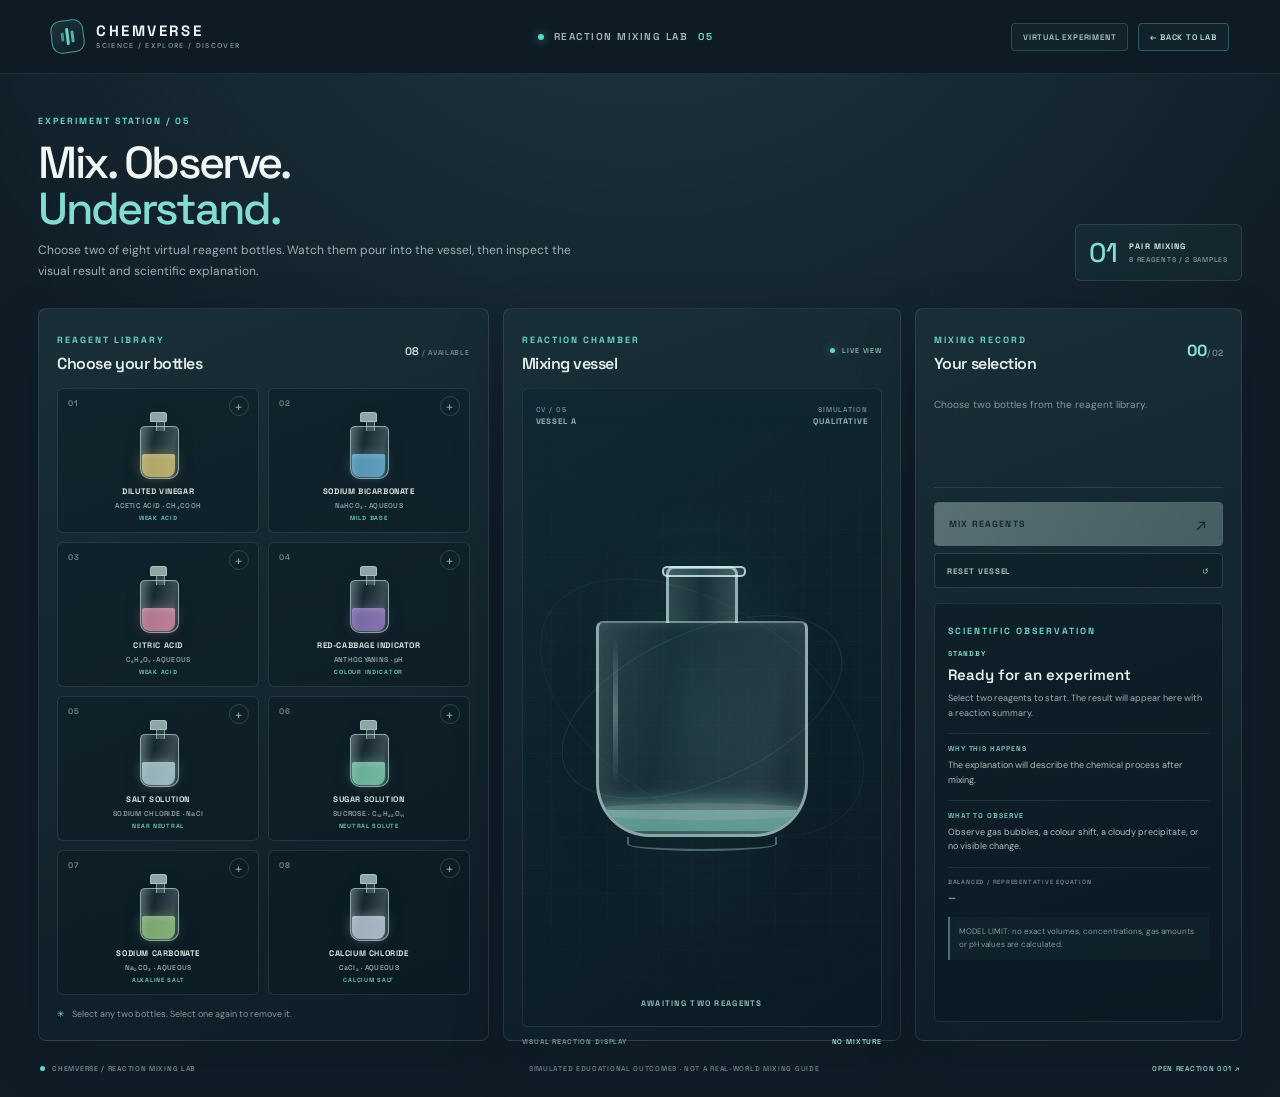
<file: mixing.html>
<!doctype html>
<html lang="en">
<head>
  <meta charset="UTF-8">
  <meta name="viewport" content="width=device-width, initial-scale=1.0">
  <meta name="theme-color" content="#101d27">
  <meta name="description" content="CHEMVERSE Reaction Mixing Lab — an eight-reagent interactive chemistry teaching sandbox.">
  <title>CHEMVERSE | Reaction Mixing Lab</title>
  <link rel="preconnect" href="https://fonts.googleapis.com">
  <link rel="preconnect" href="https://fonts.gstatic.com" crossorigin>
  <link href="https://fonts.googleapis.com/css2?family=DM+Sans:wght@400;500;600;700&family=Space+Grotesk:wght@400;500;600;700&display=swap" rel="stylesheet">
  <link rel="stylesheet" href="./mixing.css">
</head>
<body>
  <div class="mix-app">
    <header class="mix-topbar">
      <a class="brand" href="./" aria-label="Back to CHEMVERSE laboratory">
        <span class="brand-mark"><span></span><span></span><span></span></span>
        <span class="brand-copy"><strong>CHEMVERSE</strong><small>SCIENCE / EXPLORE / DISCOVER</small></span>
      </a>
      <div class="topbar-center"><span class="live-dot"></span> REACTION MIXING LAB <b>05</b></div>
      <div class="topbar-actions">
        <span class="environment-tag">VIRTUAL EXPERIMENT</span>
        <a class="back-link" href="./">← BACK TO LAB</a>
      </div>
    </header>

    <main class="mix-main">
      <section class="mix-intro">
        <div>
          <span class="eyebrow">EXPERIMENT STATION / 05</span>
          <h1>Mix. Observe.<br><em>Understand.</em></h1>
          <p>Choose two of eight virtual reagent bottles. Watch them pour into the vessel, then inspect the visual result and scientific explanation.</p>
        </div>
        <div class="experiment-chip"><span>01</span><div><b>PAIR MIXING</b><small>8 REAGENTS / 2 SAMPLES</small></div></div>
      </section>

      <section class="mix-layout" aria-label="Interactive reagent mixing experiment">
        <section class="reagent-panel">
          <div class="panel-heading">
            <div><span class="eyebrow">REAGENT LIBRARY</span><h2>Choose your bottles</h2></div>
            <span class="panel-count">08 <i>/ AVAILABLE</i></span>
          </div>
          <div class="reagent-grid" id="reagent-grid">
            <button class="reagent-card" type="button" data-reagent="vinegar" aria-pressed="false">
              <span class="reagent-number">01</span>
              <span class="bottle-art bottle-gold"><i class="bottle-cap"></i><i class="bottle-liquid"></i></span>
              <span class="reagent-copy"><b>DILUTED VINEGAR</b><small>ACETIC ACID · CH₃COOH</small><em>WEAK ACID</em></span>
              <span class="reagent-check">+</span>
            </button>
            <button class="reagent-card" type="button" data-reagent="bicarbonate" aria-pressed="false">
              <span class="reagent-number">02</span>
              <span class="bottle-art bottle-blue"><i class="bottle-cap"></i><i class="bottle-liquid"></i></span>
              <span class="reagent-copy"><b>SODIUM BICARBONATE</b><small>NaHCO₃ · AQUEOUS</small><em>MILD BASE</em></span>
              <span class="reagent-check">+</span>
            </button>
            <button class="reagent-card" type="button" data-reagent="citric-acid" aria-pressed="false">
              <span class="reagent-number">03</span>
              <span class="bottle-art bottle-rose"><i class="bottle-cap"></i><i class="bottle-liquid"></i></span>
              <span class="reagent-copy"><b>CITRIC ACID</b><small>C₆H₈O₇ · AQUEOUS</small><em>WEAK ACID</em></span>
              <span class="reagent-check">+</span>
            </button>
            <button class="reagent-card" type="button" data-reagent="indicator" aria-pressed="false">
              <span class="reagent-number">04</span>
              <span class="bottle-art bottle-purple"><i class="bottle-cap"></i><i class="bottle-liquid"></i></span>
              <span class="reagent-copy"><b>RED-CABBAGE INDICATOR</b><small>ANTHOCYANINS · pH</small><em>COLOUR INDICATOR</em></span>
              <span class="reagent-check">+</span>
            </button>
            <button class="reagent-card" type="button" data-reagent="salt" aria-pressed="false">
              <span class="reagent-number">05</span>
              <span class="bottle-art bottle-clear"><i class="bottle-cap"></i><i class="bottle-liquid"></i></span>
              <span class="reagent-copy"><b>SALT SOLUTION</b><small>SODIUM CHLORIDE · NaCl</small><em>NEAR NEUTRAL</em></span>
              <span class="reagent-check">+</span>
            </button>
            <button class="reagent-card" type="button" data-reagent="sugar" aria-pressed="false">
              <span class="reagent-number">06</span>
              <span class="bottle-art bottle-mint"><i class="bottle-cap"></i><i class="bottle-liquid"></i></span>
              <span class="reagent-copy"><b>SUGAR SOLUTION</b><small>SUCROSE · C₁₂H₂₂O₁₁</small><em>NEUTRAL SOLUTE</em></span>
              <span class="reagent-check">+</span>
            </button>
            <button class="reagent-card" type="button" data-reagent="carbonate" aria-pressed="false">
              <span class="reagent-number">07</span>
              <span class="bottle-art bottle-green"><i class="bottle-cap"></i><i class="bottle-liquid"></i></span>
              <span class="reagent-copy"><b>SODIUM CARBONATE</b><small>Na₂CO₃ · AQUEOUS</small><em>ALKALINE SALT</em></span>
              <span class="reagent-check">+</span>
            </button>
            <button class="reagent-card" type="button" data-reagent="calcium" aria-pressed="false">
              <span class="reagent-number">08</span>
              <span class="bottle-art bottle-silver"><i class="bottle-cap"></i><i class="bottle-liquid"></i></span>
              <span class="reagent-copy"><b>CALCIUM CHLORIDE</b><small>CaCl₂ · AQUEOUS</small><em>CALCIUM SALT</em></span>
              <span class="reagent-check">+</span>
            </button>
          </div>
          <p class="panel-footnote"><span>✳</span> Select any two bottles. Select one again to remove it.</p>
        </section>

        <section class="reactor-panel">
          <div class="panel-heading reactor-heading">
            <div><span class="eyebrow">REACTION CHAMBER</span><h2>Mixing vessel</h2></div>
            <span class="live-indicator"><i></i> LIVE VIEW</span>
          </div>
          <div class="reactor-stage" id="reactor-stage" data-effect="idle">
            <div class="stage-grid"></div>
            <div class="stage-orbit orbit-one"></div><div class="stage-orbit orbit-two"></div>
            <div class="reaction-particle-layer" id="reaction-particle-layer" aria-hidden="true"></div>
            <div class="foam-eruption" aria-hidden="true"></div>
            <div class="eruption-ring" aria-hidden="true"></div>
            <div class="pour-source pour-source-left" id="pour-source-left" aria-hidden="true">
              <div class="pour-bottle"><i class="pour-bottle-neck"></i><i class="pour-bottle-fluid" id="pour-fluid-left"></i></div>
              <span class="pour-stream"></span><small class="pour-source-label" id="pour-label-left"></small>
            </div>
            <div class="pour-source pour-source-right" id="pour-source-right" aria-hidden="true">
              <div class="pour-bottle"><i class="pour-bottle-neck"></i><i class="pour-bottle-fluid" id="pour-fluid-right"></i></div>
              <span class="pour-stream"></span><small class="pour-source-label" id="pour-label-right"></small>
            </div>
            <div class="stage-readout readout-left">CV / 05<br><b>VESSEL A</b></div>
            <div class="stage-readout readout-right">SIMULATION<br><b>QUALITATIVE</b></div>
            <div class="mix-vessel" aria-label="Virtual glass mixing vessel">
              <div class="vessel-neck"></div>
              <div class="vessel-body">
                <div class="vessel-liquid" id="vessel-liquid"></div>
                <div class="colour-swirl" id="colour-swirl"></div>
                <div class="fluid-vortex" id="fluid-vortex"></div>
                <div class="mixing-current-layer" id="mixing-current-layer"></div>
                <div class="bubble-layer" id="bubble-layer"></div>
                <div class="precipitate-layer" id="precipitate-layer"></div>
                <div class="foam-cap"></div>
                <div class="vessel-glint"></div>
              </div>
              <div class="vessel-base"></div>
            </div>
            <canvas class="reaction-fx-canvas" id="reaction-fx-canvas" aria-hidden="true"></canvas>
            <div class="stage-status" id="stage-status">AWAITING TWO REAGENTS</div>
            <div class="stage-flash"></div>
          </div>
          <div class="reactor-caption"><span>VISUAL REACTION DISPLAY</span><span id="visual-label">NO MIXTURE</span></div>
        </section>

        <aside class="analysis-panel">
          <div class="panel-heading">
            <div><span class="eyebrow">MIXING RECORD</span><h2>Your selection</h2></div>
            <span class="selection-count"><b id="selected-count">00</b><i>/ 02</i></span>
          </div>
          <div class="selection-list" id="selection-list">
            <p class="empty-selection">Choose two bottles from the reagent library.</p>
          </div>
          <button class="mix-button" id="mix-button" type="button" disabled><span id="mix-button-label">MIX REAGENTS</span><b>↗</b></button>
          <button class="reset-button" id="reset-button" type="button">RESET VESSEL <span>↺</span></button>
          <section class="outcome-card" id="outcome-card" aria-live="polite" aria-atomic="true">
            <span class="eyebrow">SCIENTIFIC OBSERVATION</span>
            <span class="outcome-type" id="outcome-type">STANDBY</span>
            <h3 id="outcome-title">Ready for an experiment</h3>
            <p id="outcome-description">Select two reagents to start. The result will appear here with a reaction summary.</p>
            <div class="science-detail"><span>WHY THIS HAPPENS</span><p id="outcome-explanation">The explanation will describe the chemical process after mixing.</p></div>
            <div class="science-detail"><span>WHAT TO OBSERVE</span><p id="outcome-observation">Observe gas bubbles, a colour shift, a cloudy precipitate, or no visible change.</p></div>
            <div class="equation-wrap"><span>BALANCED / REPRESENTATIVE EQUATION</span><code id="outcome-equation">—</code></div>
            <p class="model-note">MODEL LIMIT: no exact volumes, concentrations, gas amounts or pH values are calculated.</p>
          </section>
        </aside>
      </section>

      <footer class="mix-footer">
        <span><i></i> CHEMVERSE / REACTION MIXING LAB</span>
        <p>SIMULATED EDUCATIONAL OUTCOMES · NOT A REAL-WORLD MIXING GUIDE</p>
        <a href="./simulation.html">OPEN REACTION 001 ↗</a>
      </footer>
    </main>
  </div>
  <script type="module" src="./src/mixing-station.js"></script>
</body>
</html>
</file>
<file: mixing.css>
:root {
  color-scheme: dark;
  --ink: #eaf2f2;
  --muted: #91a5a9;
  --accent: #65d4c4;
  --panel: rgba(15, 30, 39, .88);
  font-family: "DM Sans", sans-serif;
  background: #101d27;
  font-synthesis: none;
  text-rendering: optimizeLegibility;
  -webkit-font-smoothing: antialiased;
}
* { box-sizing: border-box; }
html, body { margin: 0; min-height: 100%; }
body { min-width: 320px; color: var(--ink); background: radial-gradient(circle at 50% -20%, #203b43 0, #101d27 54%); }
button, a { font: inherit; }
.mix-app { min-height: 100vh; display: flex; flex-direction: column; }
.mix-topbar {
  min-height: 74px; display: flex; align-items: center; justify-content: space-between; gap: 20px;
  padding: 0 clamp(18px, 4vw, 60px); border-bottom: 1px solid rgba(213,237,235,.09); background: rgba(14,27,36,.96);
}
.brand { display: flex; align-items: center; gap: 12px; color: inherit; text-decoration: none; }
.brand-mark { width: 33px; height: 33px; border: 1px solid rgba(105,222,202,.65); border-radius: 10px; display: flex; align-items: center; justify-content: center; gap: 2px; transform: rotate(-7deg); background: linear-gradient(145deg,rgba(88,209,187,.15),rgba(88,209,187,.025)); }
.brand-mark span { width: 3px; border-radius: 3px; background: var(--accent); display: block; }
.brand-mark span:nth-child(1) { height: 9px; opacity: .6; }
.brand-mark span:nth-child(2) { height: 17px; }
.brand-mark span:nth-child(3) { height: 12px; opacity: .8; }
.brand-copy { display: flex; flex-direction: column; gap: 3px; }
.brand-copy strong { font: 700 15px/1 "Space Grotesk",sans-serif; letter-spacing: .17em; }
.brand-copy small { color: #789095; font-size: 7px; letter-spacing: .19em; font-weight: 600; }
.topbar-center { display: flex; align-items: center; gap: 10px; color: #a6b9bb; font: 600 10px "Space Grotesk",sans-serif; letter-spacing: .15em; }
.topbar-center b { color: var(--accent); }
.live-dot, .live-indicator i { width: 6px; height: 6px; border-radius: 50%; background: var(--accent); box-shadow: 0 0 10px rgba(101,212,196,.7); }
.topbar-actions { display: flex; align-items: center; gap: 10px; }
.environment-tag, .back-link { border: 1px solid rgba(113,215,199,.22); border-radius: 4px; padding: 8px 11px; color: #a9c7c4; background: rgba(77,175,160,.06); text-decoration: none; font: 600 8px "Space Grotesk",sans-serif; letter-spacing: .1em; white-space: nowrap; }
.back-link { color: #b8e8dc; border-color: rgba(101,212,196,.32); }
.back-link:hover { background: #82dfce; color: #102a2d; }
.mix-main { width: min(1500px, 100%); margin: 0 auto; padding: 34px clamp(18px, 3vw, 44px) 20px; flex: 1; }
.mix-intro { display: flex; justify-content: space-between; align-items: end; gap: 24px; margin-bottom: 27px; }
.eyebrow { color: var(--accent); font: 700 9px "Space Grotesk",sans-serif; letter-spacing: .22em; }
.mix-intro h1 { color: #f0f6f3; margin: 11px 0 9px; font: 500 clamp(30px,3.5vw,46px)/1.02 "Space Grotesk",sans-serif; letter-spacing: -.06em; }
.mix-intro h1 em { color: #83ddcf; font-style: normal; }
.mix-intro p { margin: 0; max-width: 560px; color: #9db1b1; font-size: 12px; line-height: 1.7; }
.experiment-chip { display: flex; align-items: center; gap: 11px; padding: 10px 13px; border: 1px solid rgba(125,213,197,.17); border-radius: 6px; background: rgba(72,174,157,.06); }
.experiment-chip > span { color: #83ddcf; font: 500 27px "Space Grotesk",sans-serif; }
.experiment-chip div { display: grid; gap: 4px; }
.experiment-chip b { color: #d6e8e2; font: 700 8px "Space Grotesk",sans-serif; letter-spacing: .14em; }
.experiment-chip small { color: #789095; font: 600 7px "Space Grotesk",sans-serif; letter-spacing: .1em; }
.mix-layout { display: grid; grid-template-columns: minmax(320px,1.13fr) minmax(310px,1fr) minmax(260px,.82fr); gap: 14px; align-items: stretch; }
.reagent-panel, .reactor-panel, .analysis-panel { min-width: 0; border: 1px solid rgba(172,215,207,.13); border-radius: 8px; background: linear-gradient(160deg,rgba(26,48,57,.92),rgba(14,29,39,.94)); box-shadow: 0 18px 55px rgba(3,13,20,.18); }
.reagent-panel { padding: 18px; }
.reactor-panel { padding: 18px; }
.analysis-panel { padding: 18px; display: flex; flex-direction: column; }
.panel-heading { display: flex; justify-content: space-between; align-items: center; gap: 10px; min-height: 42px; margin-bottom: 14px; }
.panel-heading h2 { margin: 5px 0 0; color: #e4efeb; font: 600 16px "Space Grotesk",sans-serif; letter-spacing: -.03em; }
.panel-count { color: #d6e8e2; font: 600 11px "Space Grotesk",sans-serif; }
.panel-count i { color: #71888d; font-size: 7px; font-style: normal; letter-spacing: .1em; }
.reagent-grid { display: grid; grid-template-columns: repeat(2,minmax(0,1fr)); gap: 9px; }
.reagent-card { position: relative; min-width: 0; min-height: 145px; padding: 12px 9px 10px; display: flex; flex-direction: column; align-items: center; justify-content: end; gap: 7px; border: 1px solid rgba(175,218,210,.13); border-radius: 6px; color: inherit; background: rgba(8,24,32,.42); cursor: pointer; transition: border-color .18s ease,background .18s ease,transform .18s ease,box-shadow .18s ease; }
.reagent-card:hover { transform: translateY(-2px); border-color: rgba(119,220,201,.48); background: rgba(63,135,126,.1); }
.reagent-card.is-selected { border-color: rgba(125,232,211,.82); background: linear-gradient(155deg,rgba(64,153,139,.19),rgba(11,38,43,.64)); box-shadow: inset 0 0 0 1px rgba(103,218,194,.12),0 0 20px rgba(76,204,179,.08); }
.reagent-card:focus-visible, .mix-button:focus-visible, .reset-button:focus-visible, .back-link:focus-visible { outline: 2px solid #94ead9; outline-offset: 3px; }
.reagent-number { position: absolute; left: 10px; top: 9px; color: #71898d; font: 600 8px "Space Grotesk",sans-serif; letter-spacing: .08em; }
.reagent-check { position: absolute; right: 9px; top: 7px; width: 20px; height: 20px; display: grid; place-items: center; border: 1px solid rgba(145,197,188,.22); border-radius: 50%; color: #90a9a7; font-size: 13px; }
.reagent-card.is-selected .reagent-check { color: #0e292c; border-color: #8ce4d3; background: #8ce4d3; }
.bottle-art { position: relative; display: block; width: 43px; height: 72px; filter: drop-shadow(0 8px 8px rgba(0,0,0,.22)); }
.bottle-art::before { content: ""; position: absolute; top: 19px; left: 3px; width: 37px; height: 51px; border: 1px solid rgba(206,241,235,.6); border-radius: 5px 5px 10px 10px; background: linear-gradient(100deg,rgba(233,255,249,.25),rgba(184,231,225,.06) 34%,rgba(231,255,250,.2) 78%,rgba(167,220,214,.08)); box-shadow: inset 5px 0 7px rgba(233,255,250,.12); }
.bottle-cap { position: absolute; z-index: 2; top: 5px; left: 13px; width: 17px; height: 10px; border-radius: 3px 3px 1px 1px; background: #8aa6a5; border: 1px solid rgba(226,246,241,.35); }
.bottle-cap::after { content: ""; position: absolute; top: 9px; left: 5px; width: 7px; height: 9px; background: rgba(218,244,238,.18); border-left: 1px solid rgba(206,241,235,.5); border-right: 1px solid rgba(206,241,235,.5); }
.bottle-liquid { position: absolute; z-index: 1; left: 5px; bottom: 2px; width: 33px; height: 23px; border-radius: 2px 2px 8px 8px; background: var(--bottle-color); opacity: .78; box-shadow: inset 0 3px 5px rgba(255,255,255,.22),0 0 12px color-mix(in srgb,var(--bottle-color),transparent 45%); }
.bottle-gold { --bottle-color: #ddc878; }
.bottle-blue { --bottle-color: #69b4db; }
.bottle-rose { --bottle-color: #dd8eaa; }
.bottle-purple { --bottle-color: #987dc8; }
.bottle-clear { --bottle-color: #b8d9df; }
.bottle-mint { --bottle-color: #82d6b6; }
.reagent-copy { display: grid; justify-items: center; gap: 4px; text-align: center; }
.reagent-copy b { color: #deebe6; font: 700 8px "Space Grotesk",sans-serif; letter-spacing: .075em; line-height: 1.35; }
.reagent-copy small { color: #8aa3a4; font: 600 7px "Space Grotesk",sans-serif; letter-spacing: .04em; }
.reagent-copy em { color: #6bbdad; font: 700 6px "Space Grotesk",sans-serif; letter-spacing: .12em; font-style: normal; }
.panel-footnote { margin: 13px 0 0; color: #82999a; font-size: 9px; line-height: 1.5; }
.panel-footnote span { color: #79d6c4; margin-right: 5px; }
.live-indicator { display: inline-flex; align-items: center; gap: 7px; color: #8fb9b1; font: 600 7px "Space Grotesk",sans-serif; letter-spacing: .12em; }
.live-indicator i { display: inline-block; width: 5px; height: 5px; }
.reactor-stage { --liquid-color: #82cfc0; position: relative; isolation: isolate; min-height: 420px; height: calc(100% - 56px); overflow: hidden; display: flex; flex-direction: column; justify-content: center; align-items: center; border: 1px solid rgba(139,203,193,.12); border-radius: 6px; background: radial-gradient(ellipse at 50% 52%,rgba(46,104,102,.25),transparent 48%),linear-gradient(145deg,#102833,#0b1a24); }
.stage-grid { position: absolute; inset: 0; opacity: .17; background-image: linear-gradient(rgba(147,211,201,.13) 1px,transparent 1px),linear-gradient(90deg,rgba(147,211,201,.13) 1px,transparent 1px); background-size: 28px 28px; mask-image: linear-gradient(to bottom,transparent,#000 25%,#000 80%,transparent); }
.stage-orbit { position: absolute; width: 300px; height: 150px; border: 1px solid rgba(105,202,188,.12); border-radius: 50%; transform: rotate(-24deg); }
.orbit-two { width: 360px; height: 205px; transform: rotate(32deg); border-color: rgba(105,202,188,.07); }
.stage-readout { position: absolute; top: 15px; color: #6f8b8d; font: 600 7px/1.6 "Space Grotesk",sans-serif; letter-spacing: .13em; }
.stage-readout b { color: #91b9b0; font-size: 8px; }
.readout-left { left: 13px; }.readout-right { right: 13px; text-align: right; }
.mix-vessel { position: relative; z-index: 2; width: 220px; height: 300px; margin-top: 18px; display: flex; flex-direction: column; align-items: center; filter: drop-shadow(0 17px 23px rgba(0,0,0,.28)); }
.vessel-neck { position: relative; z-index: 2; width: 72px; height: 57px; margin-bottom: -2px; border: 3px solid rgba(209,244,238,.62); border-bottom: 0; border-radius: 8px 8px 0 0; background: linear-gradient(90deg,rgba(200,242,234,.16),rgba(194,235,229,.04),rgba(229,255,248,.16)); }
.vessel-neck::before { content: ""; position: absolute; top: -3px; left: -7px; width: 80px; height: 7px; border: 2px solid rgba(221,249,243,.76); border-radius: 5px; background: rgba(169,224,216,.15); }
.vessel-body { position: relative; width: 212px; height: 216px; overflow: hidden; border: 3px solid rgba(209,244,238,.62); border-top: 2px solid rgba(209,244,238,.42); border-radius: 7px 7px 54px 54px; background: linear-gradient(100deg,rgba(220,252,246,.13),rgba(196,242,234,.035) 32%,rgba(220,252,246,.1) 78%,rgba(178,231,224,.04)); box-shadow: inset 12px 0 20px rgba(220,252,246,.06),inset -9px 0 15px rgba(220,252,246,.06); }
.vessel-liquid { position: absolute; z-index: 1; left: 3px; right: 3px; bottom: 3px; height: 10%; border-radius: 0 0 48px 48px; background: var(--liquid-color); opacity: .64; box-shadow: 0 0 29px var(--liquid-color); transition: height .75s ease,background .65s ease; }
.bubble-layer { position: absolute; z-index: 3; inset: 0; pointer-events: none; }
.bubble { position: absolute; bottom: 14px; width: var(--bubble-size,8px); height: var(--bubble-size,8px); border: 1px solid rgba(226,255,247,.78); border-radius: 50%; background: rgba(179,245,231,.22); animation: bubble-rise var(--bubble-duration,2.1s) ease-in infinite; animation-delay: var(--bubble-delay,0s); }
.foam-cap { position: absolute; z-index: 4; left: 12px; right: 12px; bottom: 82%; height: 0; opacity: 0; border-radius: 50%; background: radial-gradient(ellipse at 50% 45%,rgba(238,255,248,.94),rgba(177,239,223,.72) 45%,rgba(99,201,174,.2) 76%,transparent 78%); transition: height .3s ease,opacity .3s ease; }
.vessel-glint { position: absolute; z-index: 5; top: 14px; left: 14px; width: 5px; height: 70%; border-radius: 6px; background: linear-gradient(transparent,rgba(238,255,249,.28),transparent); }
.vessel-base { width: 150px; height: 14px; border: 2px solid rgba(206,244,236,.32); border-top: 0; border-radius: 0 0 50% 50%; }
.stage-status { position: absolute; bottom: 18px; color: #8dbab1; font: 700 8px "Space Grotesk",sans-serif; letter-spacing: .16em; text-align: center; }
.stage-flash { position: absolute; z-index: 6; inset: 0; opacity: 0; pointer-events: none; background: radial-gradient(circle at 50% 50%,rgba(195,255,239,.35),transparent 56%); }
.reactor-stage[data-effect="foam-burst"] .vessel-liquid { height: 46%; }
.reactor-stage[data-effect="foam-burst"] .foam-cap { height: 44px; opacity: 1; animation: foam-pulse .8s ease-in-out 3; }
.reactor-stage[data-effect="foam-burst"] .stage-flash { animation: stage-flash .5s ease-out 1; }
.reactor-stage[data-effect="colour-shift"] .vessel-liquid { height: 36%; }
.reactor-stage[data-effect="quiet"] .vessel-liquid { height: 28%; opacity: .38; }
.reactor-stage[data-effect="foam-burst"] .bubble { animation-duration: 1.05s; }
.reactor-caption { display: flex; justify-content: space-between; gap: 12px; margin-top: 10px; color: #789494; font: 600 7px "Space Grotesk",sans-serif; letter-spacing: .12em; }
.reactor-caption span:last-child { color: #a2d9ca; }
.selection-count { color: #8da9a6; font: 600 9px "Space Grotesk",sans-serif; }
.selection-count b { color: #8be4d2; font-size: 16px; }
.selection-count i { font-style: normal; color: #6d8688; }
.selection-list { min-height: 100px; display: flex; flex-direction: column; gap: 7px; padding: 9px 0 12px; border-bottom: 1px solid rgba(194,224,217,.11); }
.empty-selection { margin: 0; color: #82999a; font-size: 10px; line-height: 1.6; }
.selected-reagent { display: flex; justify-content: space-between; align-items: center; gap: 10px; padding: 9px 10px; border: 1px solid rgba(122,205,190,.16); border-radius: 4px; background: rgba(63,143,128,.08); color: #d5e7e2; font-size: 9px; }
.selected-reagent small { color: #84a4a2; font: 600 7px "Space Grotesk",sans-serif; }
.mix-button { margin-top: 14px; min-height: 44px; display: flex; align-items: center; justify-content: space-between; padding: 0 14px; border: 1px solid #7bdac7; border-radius: 4px; color: #102a2d; background: linear-gradient(110deg,#a0eddd,#5bc8b6); cursor: pointer; font: 700 9px "Space Grotesk",sans-serif; letter-spacing: .13em; transition: .2s ease; }
.mix-button:hover:not(:disabled) { transform: translateY(-1px); filter: brightness(1.08); box-shadow: 0 8px 25px rgba(77,199,177,.16); }
.mix-button:disabled { cursor: not-allowed; filter: grayscale(.65); opacity: .38; }
.mix-button b { font-size: 17px; font-weight: 400; }
.reset-button { margin-top: 7px; min-height: 35px; padding: 0 12px; display: flex; align-items: center; justify-content: space-between; border: 1px solid rgba(182,215,208,.16); border-radius: 4px; color: #aac0bb; background: rgba(6,20,29,.32); cursor: pointer; font: 700 8px "Space Grotesk",sans-serif; letter-spacing: .12em; }
.reset-button:hover { border-color: rgba(127,222,205,.45); color: #dcf1e9; }
.outcome-card { flex: 1; min-height: 190px; margin-top: 15px; padding: 14px 13px; border: 1px solid rgba(154,218,207,.12); border-radius: 5px; background: rgba(6,20,29,.38); }
.outcome-type { display: block; margin-top: 10px; color: #80d9c7; font: 700 7px "Space Grotesk",sans-serif; letter-spacing: .15em; }
.outcome-card h3 { margin: 7px 0 7px; color: #e6f2ed; font: 600 15px "Space Grotesk",sans-serif; }
.outcome-card p { margin: 0; color: #99b0ad; font-size: 9px; line-height: 1.65; }
.equation-wrap { display: grid; gap: 6px; margin-top: 13px; padding-top: 10px; border-top: 1px solid rgba(194,224,217,.1); }
.equation-wrap span { color: #6f898b; font: 600 6px "Space Grotesk",sans-serif; letter-spacing: .13em; }
.equation-wrap code { color: #c9e8de; font: 500 9px/1.55 "DM Sans",sans-serif; white-space: normal; overflow-wrap: anywhere; }
.mix-footer { display: flex; align-items: center; justify-content: space-between; gap: 15px; padding: 23px 2px 4px; color: #6e8589; font: 600 7px "Space Grotesk",sans-serif; letter-spacing: .1em; }
.mix-footer > span { display: inline-flex; align-items: center; gap: 7px; white-space: nowrap; }
.mix-footer > span i { width: 5px; height: 5px; border-radius: 50%; background: var(--accent); }
.mix-footer p { margin: 0; color: #657d82; text-align: center; }
.mix-footer a { color: #8dcebf; text-decoration: none; white-space: nowrap; }
.mix-footer a:hover { color: #bcf2e6; }
@keyframes bubble-rise { 0% { transform: translateY(0) scale(.65); opacity: 0; } 15% { opacity: .9; } 85% { opacity: .45; } 100% { transform: translateY(-190px) scale(1.2); opacity: 0; } }
@keyframes foam-pulse { 0%,100% { transform: scale(.8) translateY(5px); } 50% { transform: scale(1.12) translateY(-11px); } }
@keyframes stage-flash { 0% { opacity: 0; } 35% { opacity: 1; } 100% { opacity: 0; } }
@media (max-width: 1160px) { .mix-layout { grid-template-columns: minmax(285px,1fr) minmax(285px,1fr); } .analysis-panel { grid-column: 1 / -1; display: grid; grid-template-columns: 1fr 1fr; column-gap: 18px; } .analysis-panel > .panel-heading,.analysis-panel > .selection-list { grid-column: 1; } .analysis-panel > .mix-button,.analysis-panel > .reset-button { grid-column: 2; } .analysis-panel > .outcome-card { grid-column: 1 / -1; } .selection-list { min-height: 70px; } }
@media (max-width: 760px) { .mix-topbar { padding: 12px 16px; flex-wrap: wrap; } .topbar-center { display: none; } .mix-main { padding: 25px 14px 16px; } .mix-intro { align-items: start; flex-direction: column; gap: 13px; } .mix-layout { grid-template-columns: 1fr; } .analysis-panel { grid-column: auto; display: flex; } .reactor-stage { min-height: 390px; height: 390px; } .mix-footer { align-items: flex-start; flex-direction: column; gap: 10px; } .mix-footer p { text-align: left; } }
@media (max-width: 420px) { .environment-tag { display:none; } .reagent-panel,.reactor-panel,.analysis-panel { padding: 13px; } .reagent-card { min-height: 136px; } .reagent-copy b { font-size: 7px; } .mix-topbar .brand-copy strong { font-size: 13px; } .back-link { padding: 7px 8px; font-size: 7px; } }
@media (prefers-reduced-motion: reduce) { *,*::before,*::after { animation-duration:.01ms !important; animation-iteration-count:1 !important; transition-duration:.01ms !important; } }

/* Extended reagent library, pouring animation, precipitation, and science notes. */
.bottle-green { --bottle-color: #9acb85; }
.bottle-silver { --bottle-color: #c6d5e4; }
.reagent-grid { grid-auto-rows: minmax(145px, auto); }
.pour-source {
  position: absolute; z-index: 5; top: 91px; width: 92px; height: 154px;
  opacity: 0; pointer-events: none; transition: opacity .18s ease;
}
.pour-source-left { left: calc(50% - 190px); }
.pour-source-right { right: calc(50% - 190px); }
.pour-bottle {
  position: absolute; top: 0; left: 23px; width: 38px; height: 58px;
  border: 1px solid rgba(221,246,238,.75); border-radius: 5px 5px 9px 9px;
  background: linear-gradient(100deg,rgba(229,255,248,.25),rgba(174,221,213,.08) 45%,rgba(230,255,248,.2));
  box-shadow: inset 5px 0 9px rgba(229,255,248,.12),0 8px 18px rgba(0,0,0,.2);
  transform-origin: 50% 13px;
}
.pour-bottle-neck {
  position: absolute; top: -12px; left: 10px; width: 16px; height: 13px;
  border: 1px solid rgba(221,246,238,.7); border-radius: 3px 3px 0 0;
  background: rgba(194,230,222,.18);
}
.pour-bottle-fluid {
  position: absolute; left: 3px; right: 3px; bottom: 3px; height: 26px;
  border-radius: 2px 2px 7px 7px; background: var(--source-liquid,#82cfc0);
  box-shadow: 0 0 12px var(--source-liquid,#82cfc0); opacity: .8;
}
.pour-source-label {
  position: absolute; left: 0; right: 0; bottom: 0; color: #b7d8ce;
  text-align: center; font: 700 6px "Space Grotesk",sans-serif; letter-spacing: .08em; white-space: nowrap;
}
.pour-stream {
  position: absolute; top: 46px; left: 49px; width: 5px; height: 0;
  border-radius: 8px; opacity: 0;
  background: linear-gradient(to bottom,var(--source-liquid,#82cfc0),rgba(184,245,229,.75),transparent);
  box-shadow: 0 0 10px var(--source-liquid,#82cfc0); transform-origin: top center;
}
.pour-source-left .pour-stream { transform: rotate(-34deg); }
.pour-source-right .pour-stream { transform: rotate(34deg); }
.reactor-stage[data-phase="pouring"] .pour-source { opacity: 1; }
.reactor-stage[data-phase="pouring"] .pour-source-left .pour-bottle { animation: pour-tilt-left .72s .08s ease-in-out forwards; }
.reactor-stage[data-phase="pouring"] .pour-source-right .pour-bottle { animation: pour-tilt-right .72s .08s ease-in-out forwards; }
.reactor-stage[data-phase="pouring"] .pour-stream {
  height: 116px; opacity: .9; animation: pour-flow .62s .38s ease-in-out infinite;
}
.reactor-stage[data-phase="pouring"] .mix-vessel { animation: vessel-receive .72s ease-in-out infinite alternate; }
@keyframes pour-tilt-left { to { transform: rotate(52deg) translateY(2px); } }
@keyframes pour-tilt-right { to { transform: rotate(-52deg) translateY(2px); } }
@keyframes pour-flow { 0%,100% { opacity: .36; } 50% { opacity: 1; } }
@keyframes vessel-receive { from { transform: translateY(0); } to { transform: translateY(3px); } }
.precipitate-layer { position: absolute; z-index: 4; inset: 0; overflow: hidden; pointer-events: none; }
.precipitate-particle {
  position: absolute; bottom: 7px; width: var(--particle-size,5px); height: var(--particle-size,5px);
  border-radius: 50%; background: #f1f3e9; box-shadow: 0 0 5px rgba(255,255,240,.8);
  opacity: 0; transform: translateY(-145px);
  animation: sediment-settle var(--settle-duration,1.2s) cubic-bezier(.18,.72,.28,1) forwards;
  animation-delay: var(--settle-delay,0s);
}
@keyframes sediment-settle {
  0% { opacity: 0; transform: translateY(-145px) scale(.6); }
  55% { opacity: .9; }
  100% { opacity: .82; transform: translateY(0) scale(1); }
}
.reactor-stage[data-effect="precipitate"] .vessel-liquid {
  background: linear-gradient(180deg,rgba(238,241,228,.72),rgba(201,215,205,.58));
  opacity: .74; filter: blur(1.2px);
}
.reactor-stage[data-effect="precipitate"] .stage-flash { animation: stage-flash .65s ease-out 1; }
.science-detail {
  display: grid; gap: 5px; margin-top: 12px; padding-top: 10px;
  border-top: 1px solid rgba(194,224,217,.1);
}
.science-detail > span {
  color: #78bfb0; font: 700 7px "Space Grotesk",sans-serif; letter-spacing: .13em;
}
.science-detail p { margin: 0; color: #a9bfba; font-size: 9px; line-height: 1.65; }
.model-note {
  margin: 11px 0 0 !important; padding: 8px 9px;
  border-left: 2px solid rgba(124,207,187,.48);
  color: #7f9998 !important; background: rgba(69,125,116,.07); font-size: 8px !important;
}
.outcome-card { max-height: 510px; overflow-y: auto; scrollbar-color: rgba(111,183,169,.5) rgba(9,26,33,.4); scrollbar-width: thin; }
@media (max-width: 760px) {
  .pour-source-left { left: calc(50% - 162px); }
  .pour-source-right { right: calc(50% - 162px); }
  .pour-source { top: 87px; transform: scale(.88); }
}
@media (prefers-reduced-motion: reduce) {
  .reactor-stage[data-phase="pouring"] .pour-bottle,
  .reactor-stage[data-phase="pouring"] .pour-stream,
  .reactor-stage[data-phase="pouring"] .mix-vessel,
  .precipitate-particle { animation-duration: .01ms !important; animation-iteration-count: 1 !important; }
}

/* Cinematic but chemically appropriate gas-release presentation. */
.reactor-stage[data-phase="reaction"][data-effect="foam-burst"] .mix-vessel { animation: vigorous-vessel-shake .42s ease-in-out 4; }
.reactor-stage[data-phase="reaction"][data-effect="foam-burst"] .vessel-liquid { height:58%; animation:liquid-turbulence .28s ease-in-out infinite alternate; }
.vessel-liquid::before {
  content:""; position:absolute; top:-7px; left:-8%; width:116%; height:17px; border-radius:50%;
  background:rgba(235,255,249,.34); box-shadow:0 0 16px rgba(184,245,229,.4);
  animation:liquid-wave .62s ease-in-out infinite alternate;
}
.reactor-stage[data-phase="reaction"][data-effect="foam-burst"] .bubble {
  opacity:.98; border-width:1.5px;
  box-shadow:0 0 12px rgba(190,255,237,.55),inset 0 0 5px rgba(255,255,255,.6);
  animation-duration:var(--bubble-duration,.9s);
}
.reaction-particle-layer { position:absolute; z-index:8; inset:0; overflow:visible; pointer-events:none; }
.reaction-splash-particle {
  position:absolute; left:50%; top:28%; width:var(--spray-size,7px); height:var(--spray-size,7px);
  border-radius:50%; opacity:0;
  background:radial-gradient(circle at 30% 25%,#fff 0 10%,var(--spray-color,#9cebd9) 48%,rgba(227,255,247,.18) 100%);
  box-shadow:0 0 12px var(--spray-color,#9cebd9);
  animation:foam-spray var(--spray-duration,1.3s) cubic-bezier(.13,.76,.28,1) forwards;
  animation-delay:var(--spray-delay,0s);
}
@keyframes foam-spray {
  0% { opacity:0; transform:translate3d(0,0,0) scale(.25); }
  13% { opacity:.98; }
  48% { opacity:.94; transform:translate3d(var(--spray-x),var(--spray-y-peak),0) scale(1.12); }
  100% { opacity:0; transform:translate3d(var(--spray-x),var(--spray-y-end),0) scale(.42); }
}
.foam-eruption {
  position:absolute; z-index:7; left:50%; top:7%; width:230px; height:190px; opacity:0;
  pointer-events:none; transform:translateX(-50%) translateY(48px) scale(.35);
  filter:drop-shadow(0 0 18px rgba(170,255,232,.48));
  background:
    radial-gradient(ellipse at 50% 80%,rgba(250,255,252,.98) 0 13%,rgba(206,255,239,.92) 25%,transparent 57%),
    radial-gradient(ellipse at 27% 62%,rgba(239,255,249,.94) 0 12%,transparent 42%),
    radial-gradient(ellipse at 74% 59%,rgba(229,255,246,.9) 0 13%,transparent 43%);
}
.foam-eruption::before,.foam-eruption::after {
  content:""; position:absolute; inset:12% 12% 3%; border-radius:48% 52% 44% 56%;
  background:
    radial-gradient(circle at 25% 64%,rgba(255,255,255,.98) 0 10%,transparent 25%),
    radial-gradient(circle at 53% 35%,rgba(238,255,247,.98) 0 13%,transparent 28%),
    radial-gradient(circle at 76% 63%,rgba(221,255,241,.95) 0 12%,transparent 29%);
  filter:blur(2px);
}
.foam-eruption::after { inset:0 20% 15%; transform:scale(1.12); opacity:.78; }
.reactor-stage[data-phase="reaction"][data-effect="foam-burst"] .foam-eruption { animation:foam-erupt 2.05s cubic-bezier(.14,.78,.22,1) forwards; }
@keyframes foam-erupt {
  0% { opacity:0; transform:translateX(-50%) translateY(54px) scale(.28); }
  22% { opacity:1; transform:translateX(-50%) translateY(4px) scale(1.05); }
  54% { opacity:.96; transform:translateX(-50%) translateY(-18px) scale(1.32); }
  100% { opacity:0; transform:translateX(-50%) translateY(-78px) scale(1.48); }
}
.eruption-ring {
  position:absolute; z-index:6; top:28%; left:50%; width:18px; height:18px;
  border:2px solid rgba(190,255,236,.88); border-radius:50%; opacity:0; pointer-events:none;
  box-shadow:0 0 18px rgba(161,255,225,.55),inset 0 0 12px rgba(161,255,225,.35);
  transform:translate(-50%,-50%) scale(.3);
}
.reactor-stage[data-phase="reaction"][data-effect="foam-burst"] .eruption-ring { animation:eruption-wave .9s .12s ease-out 2; }
@keyframes eruption-wave {
  0% { opacity:.95; transform:translate(-50%,-50%) scale(.3); }
  100% { opacity:0; transform:translate(-50%,-50%) scale(13); }
}
.reactor-stage[data-phase="reaction"][data-effect="foam-burst"] .stage-flash { animation:stage-flash .38s ease-out 1; }
@keyframes vigorous-vessel-shake {
  0%,100% { transform:translateX(0) rotate(0); }
  20% { transform:translateX(-4px) rotate(-.6deg); }
  40% { transform:translateX(4px) rotate(.55deg); }
  60% { transform:translateX(-3px) rotate(-.4deg); }
  80% { transform:translateX(3px) rotate(.35deg); }
}
@keyframes liquid-turbulence { from { filter:saturate(1.05) brightness(1); } to { filter:saturate(1.55) brightness(1.18); } }
@keyframes liquid-wave { from { transform:translateX(-3%) scaleY(.8); } to { transform:translateX(3%) scaleY(1.35); } }
.colour-swirl {
  position:absolute; z-index:2; inset:23% 7% 7%; border-radius:38% 38% 45% 45%; opacity:0; pointer-events:none;
  background:conic-gradient(from 0deg at 50% 62%,transparent 0 8%,rgba(255,255,255,.14) 14%,var(--liquid-color) 30%,transparent 48%,rgba(255,255,255,.2) 62%,var(--liquid-color) 78%,transparent 100%);
  filter:blur(7px); mix-blend-mode:screen;
}
.colour-swirl.is-active { animation:indicator-swirl 1.9s ease-in-out both; }
@keyframes indicator-swirl {
  0% { opacity:0; transform:rotate(-90deg) scale(.45); }
  25% { opacity:.78; }
  70% { opacity:.58; transform:rotate(165deg) scale(1.08); }
  100% { opacity:.18; transform:rotate(270deg) scale(1.16); }
}
.reactor-stage[data-phase="reaction"][data-effect="precipitate"] .mix-vessel { animation:precipitate-settle-vessel 1.1s ease-in-out 1; }
@keyframes precipitate-settle-vessel { 0%,100% { transform:translateY(0); } 45% { transform:translateY(2px); } }
.reactor-stage[data-phase="reaction"][data-effect="precipitate"] .precipitate-particle { box-shadow:0 0 8px rgba(255,255,244,.95),0 0 2px #fff; }
.reactor-stage[data-phase="reaction"][data-effect="precipitate"] .vessel-liquid {
  background:linear-gradient(180deg,rgba(246,248,235,.82),rgba(205,218,207,.76)); filter:blur(1.5px);
}
.reactor-stage[data-phase="reaction"] .stage-flash { pointer-events:none; }
@media (prefers-reduced-motion:reduce) {
  .reactor-stage[data-phase="reaction"] .mix-vessel,
  .reactor-stage[data-phase="reaction"] .foam-eruption,
  .reactor-stage[data-phase="reaction"] .eruption-ring,
  .reactor-stage[data-phase="reaction"] .reaction-splash-particle,
  .colour-swirl.is-active { animation-duration:.01ms !important; animation-iteration-count:1 !important; }
}


/* Every valid reagent pair gets strong visible fluid motion. */
.fluid-vortex {
  position:absolute; z-index:2; inset:20% 4% 4%; border-radius:46% 46% 48% 48%;
  opacity:0; pointer-events:none; mix-blend-mode:screen; filter:blur(1.2px);
  background:
    conic-gradient(from 18deg at 50% 58%,transparent 0 7%,rgba(255,255,255,.3) 10%,var(--liquid-color) 19%,transparent 31%,rgba(255,255,255,.26) 43%,var(--liquid-color) 57%,transparent 72%,rgba(255,255,255,.22) 83%,transparent 100%),
    radial-gradient(ellipse at 50% 58%,rgba(255,255,255,.16),transparent 67%);
  transform:scale(.58) rotate(-55deg);
}
.fluid-vortex.is-active { animation:fluid-vortex-churn 2.7s cubic-bezier(.2,.72,.2,1) both; }
@keyframes fluid-vortex-churn {
  0% { opacity:0; transform:scale(.52) rotate(-100deg); }
  18% { opacity:.9; transform:scale(.92) rotate(-22deg); }
  52% { opacity:.84; transform:scale(1.12) rotate(145deg); }
  82% { opacity:.72; transform:scale(1.04) rotate(275deg); }
  100% { opacity:.34; transform:scale(1.08) rotate(350deg); }
}
.mixing-current-layer {
  position:absolute; z-index:3; inset:7% 2% 2%; overflow:hidden;
  border-radius:8px 8px 46px 46px; pointer-events:none;
}
.mixing-current {
  position:absolute; width:46px; height:17px; border:2px solid transparent;
  border-top-color:var(--current-colour,#c4fff1); border-bottom-color:rgba(255,255,255,.55);
  border-radius:50%; opacity:0; filter:drop-shadow(0 0 5px var(--current-colour,#c4fff1));
  animation:mixing-current-sweep var(--current-duration,1.6s) ease-in-out forwards;
  animation-delay:var(--current-delay,0s);
}
@keyframes mixing-current-sweep {
  0% { opacity:0; transform:translate(-50%,-50%) rotate(var(--current-angle)) scale(.22); }
  22% { opacity:.92; }
  68% { opacity:.82; transform:translate(-50%,-50%) rotate(calc(var(--current-angle) + 190deg)) scale(1.22); }
  100% { opacity:0; transform:translate(-50%,-50%) rotate(calc(var(--current-angle) + 330deg)) scale(.55); }
}
.reactor-stage[data-phase="reaction"][data-effect="mixing-vortex"] .mix-vessel,
.reactor-stage[data-phase="reaction"][data-effect="colour-shift"] .mix-vessel {
  animation:vigorous-vessel-shake .48s ease-in-out 4;
}
.reactor-stage[data-phase="reaction"][data-effect="mixing-vortex"] .vessel-liquid,
.reactor-stage[data-phase="reaction"][data-effect="colour-shift"] .vessel-liquid {
  animation:liquid-turbulence .32s ease-in-out infinite alternate;
}
.reactor-stage[data-phase="reaction"][data-effect="mixing-vortex"] .stage-flash,
.reactor-stage[data-phase="reaction"][data-effect="colour-shift"] .stage-flash {
  animation:stage-flash .48s ease-out 1;
}
.reactor-stage[data-phase="reaction"][data-effect="colour-shift"] .colour-swirl.is-active,
.reactor-stage[data-phase="reaction"][data-effect="mixing-vortex"] .colour-swirl.is-active {
  animation-duration:2.7s;
}
.reactor-stage[data-phase="reaction"][data-effect="precipitate"] .mix-vessel {
  animation:vigorous-vessel-shake .58s ease-in-out 3;
}
.reactor-stage[data-phase="reaction"][data-effect="precipitate"] .vessel-liquid {
  animation:liquid-turbulence .4s ease-in-out 2 alternate;
}
.reactor-stage[data-phase="reaction"][data-effect="precipitate"] .stage-flash {
  animation:stage-flash .55s ease-out 1;
}
@media (prefers-reduced-motion:reduce) {
  .fluid-vortex.is-active,
  .mixing-current,
  .reactor-stage[data-phase="reaction"] .mix-vessel {
    animation-duration:.01ms !important; animation-iteration-count:1 !important;
  }
}


/* Real-time particle simulation layer: gas, foam, turbulence and spray. */
.reaction-fx-canvas {
  position:absolute; z-index:6; inset:0; display:block;
  width:100%; height:100%; pointer-events:none; overflow:visible;
}
.reactor-stage[data-phase="reaction"][data-effect="foam-burst"] .foam-cap {
  height:58px; opacity:1; animation:foam-pulse .42s ease-in-out 6;
}
.reactor-stage[data-phase="reaction"][data-effect="foam-burst"] .vessel-liquid {
  filter:saturate(1.3) brightness(1.13);
  box-shadow:0 0 42px var(--liquid-color),inset 0 12px 20px rgba(242,255,250,.28);
}
.reactor-stage[data-phase="reaction"][data-effect="colour-shift"] .vessel-liquid,
.reactor-stage[data-phase="reaction"][data-effect="mixing-vortex"] .vessel-liquid {
  box-shadow:0 0 38px var(--liquid-color),inset 0 10px 24px rgba(245,255,251,.2);
}
.reactor-stage[data-phase="reaction"][data-effect="precipitate"] .vessel-liquid {
  box-shadow:0 0 34px rgba(228,239,225,.38),inset 0 12px 25px rgba(255,255,248,.24);
}
</file>
